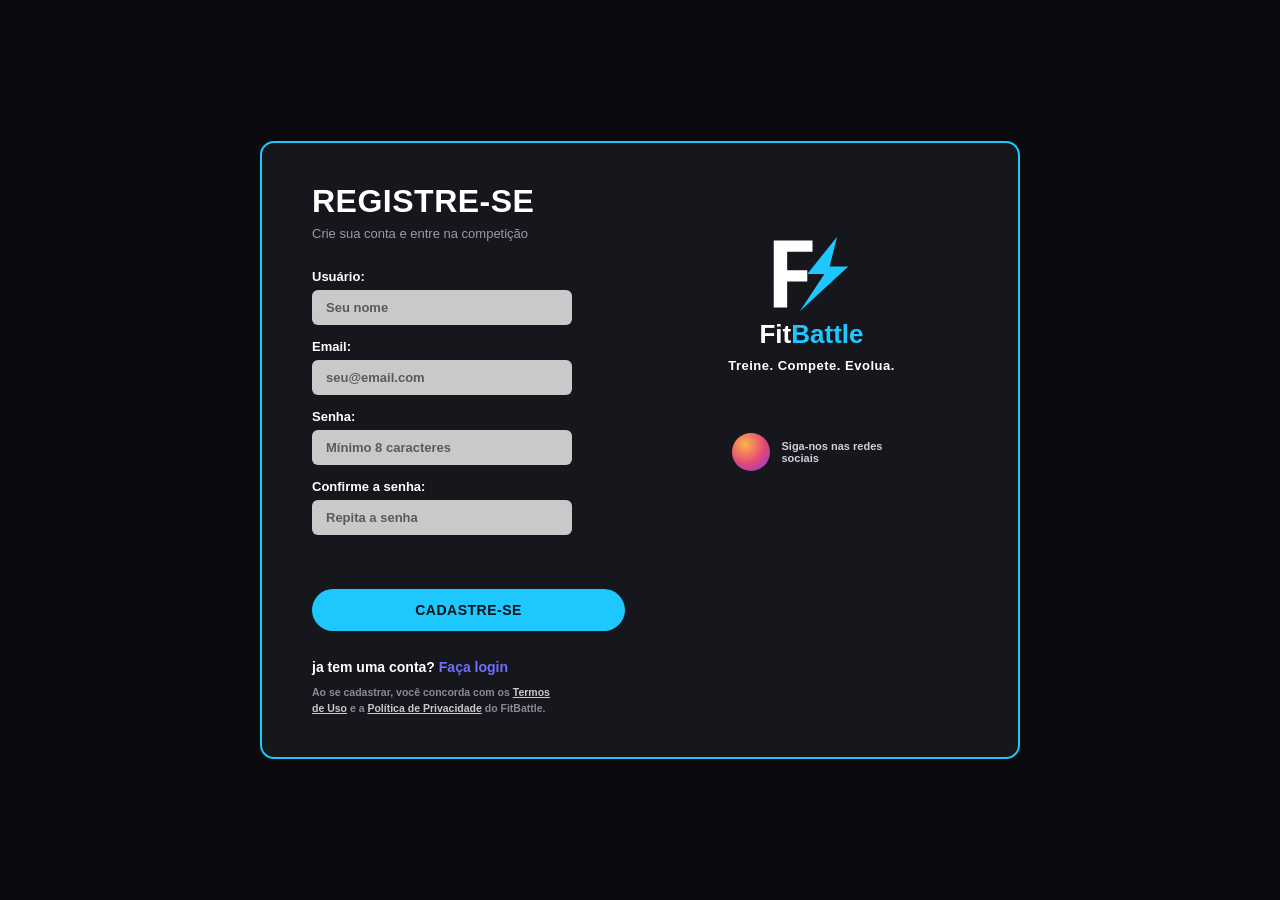
<file: FitBattle/frontend/index.html>
<!DOCTYPE html>
<html lang="pt-BR">
<head>
  <meta charset="UTF-8">
  <meta name="viewport" content="width=device-width, initial-scale=1.0">
  <title>FitBattle - Registre-se</title>
  <link rel="stylesheet" href="style.css">
  <script src="script.js"></script>
</head>
<body>

  <div class="card">

    <div class="left-panel">
      <h1 class="title">REGISTRE-SE</h1>
      <p class="subtitle">Crie sua conta e entre na competição</p>

      <form id="registerForm" class="register-form" novalidate>

        <div class="field">
          <label for="usuario">Usuário:</label>
          <input type="text" id="usuario" name="usuario" placeholder="Seu nome" required>
        </div>

        <div class="field">
          <label for="email">Email:</label>
          <input type="email" id="email" name="email" placeholder="seu@email.com" required>
        </div>

        <div class="field">
          <label for="senha">Senha:</label>
          <input type="password" id="senha" name="senha" placeholder="Mínimo 8 caracteres" minlength="8" required>
        </div>

        <div class="field">
          <label for="confirmaSenha">Confirme a senha:</label>
          <input type="password" id="confirmaSenha" name="confirmaSenha" placeholder="Repita a senha" minlength="8" required>
        </div>

        <span class="error-message" id="errorMessage"></span>

        <button type="submit" class="btn-cadastrar">CADASTRE-SE</button>
      </form>

      <div class="login-section">
        <p class="login-text">ja tem uma conta? <a href="/login" class="login-link">Faça login</a></p>
        <p class="terms-text">
          Ao se cadastrar, você concorda com os
          <a href="#" class="terms-link">Termos de Uso</a> e a
          <a href="#" class="terms-link">Política de Privacidade</a> do FitBattle.
        </p>
      </div>
    </div>

    <div class="right-panel">
      <div class="logo">
        <svg class="logo-icon" viewBox="0 0 120 110" xmlns="http://www.w3.org/2000/svg">
          <!-- Letter F -->
          <path d="M10 10 L10 100 L28 100 L28 65 L55 65 L55 50 L28 50 L28 25 L62 25 L62 10 Z" fill="#ffffff"/>
          <!-- Lightning bolt forming the 3 -->
          <path d="M95 5 L55 55 L78 55 L45 105 L110 45 L85 45 Z" fill="#1ec8ff"/>
        </svg>
        <div class="logo-text">
          <span class="logo-fit">Fit</span><span class="logo-battle">Battle</span>
        </div>
      </div>
      <p class="tagline">Treine. Compete. Evolua.</p>

      <div class="social-section">
        <div class="social-icon"></div>
        <span class="social-text">Siga-nos nas redes sociais</span>
      </div>
    </div>

  </div>

  <script src="script.js"></script>
</body>
</html>
</file>
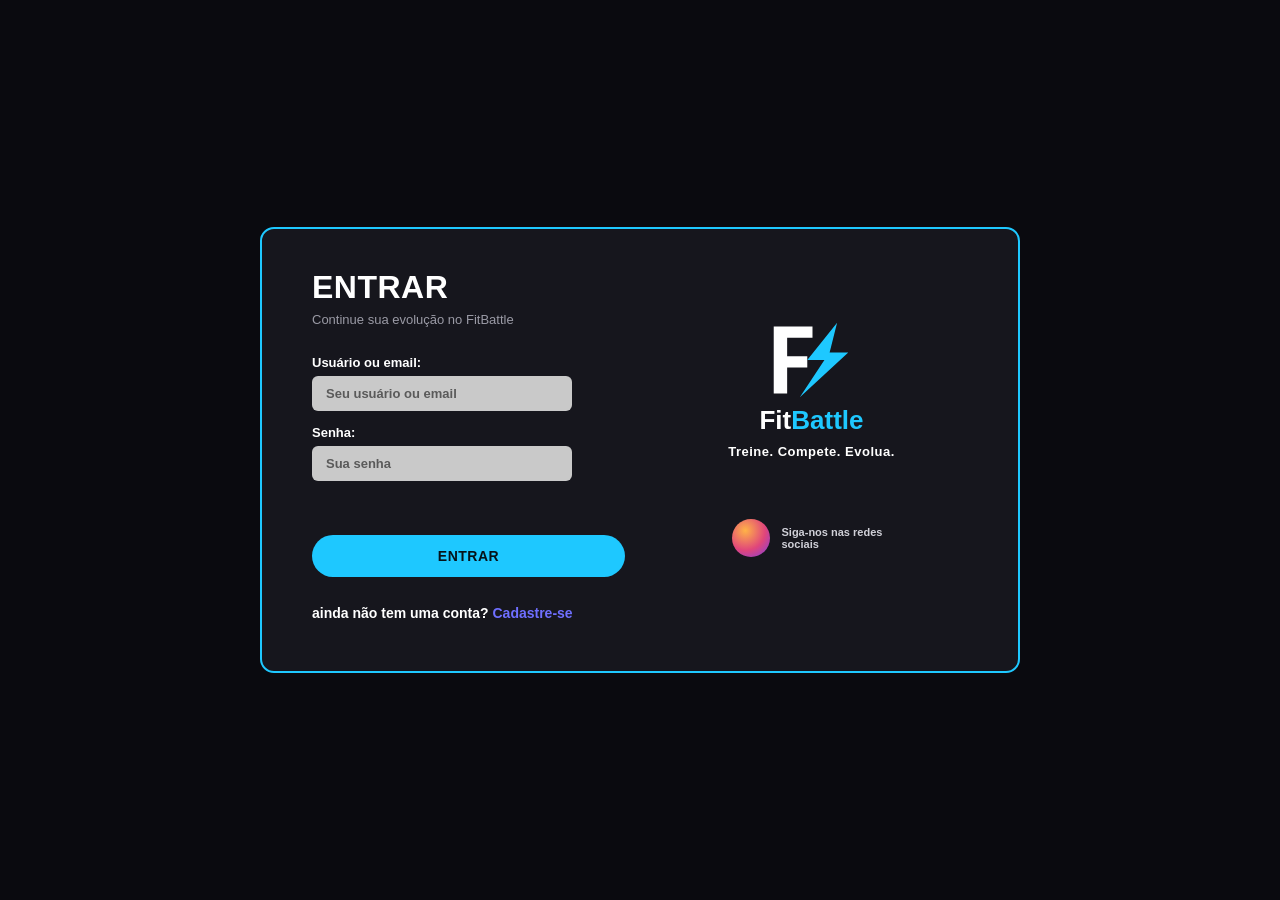
<file: FitBattle/frontend/login.html>
<!DOCTYPE html>
<html lang="pt-BR">
<head>
  <meta charset="UTF-8">
  <meta name="viewport" content="width=device-width, initial-scale=1.0">
  <title>FitBattle - Entrar</title>
  <link rel="stylesheet" href="style.css">
</head>
<body>

  <div class="card">

    <div class="left-panel">
      <h1 class="title">ENTRAR</h1>
      <p class="subtitle">Continue sua evolução no FitBattle</p>

      <form id="loginForm" class="register-form" novalidate>

        <div class="field">
          <label for="identificador">Usuário ou email:</label>
          <input type="text" id="identificador" name="identificador" placeholder="Seu usuário ou email" required>
        </div>

        <div class="field">
          <label for="senha">Senha:</label>
          <input type="password" id="senha" name="senha" placeholder="Sua senha" required>
        </div>

        <span class="error-message" id="errorMessage"></span>

        <button type="submit" class="btn-cadastrar">ENTRAR</button>
      </form>

      <div class="login-section">
        <p class="login-text">ainda não tem uma conta? <a href="/cadastro" class="login-link">Cadastre-se</a></p>
      </div>
    </div>

    <div class="right-panel">
      <div class="logo">
        <svg class="logo-icon" viewBox="0 0 120 110" xmlns="http://www.w3.org/2000/svg">
          <path d="M10 10 L10 100 L28 100 L28 65 L55 65 L55 50 L28 50 L28 25 L62 25 L62 10 Z" fill="#ffffff"/>
          <path d="M95 5 L55 55 L78 55 L45 105 L110 45 L85 45 Z" fill="#1ec8ff"/>
        </svg>
        <div class="logo-text">
          <span class="logo-fit">Fit</span><span class="logo-battle">Battle</span>
        </div>
      </div>
      <p class="tagline">Treine. Compete. Evolua.</p>

      <div class="social-section">
        <div class="social-icon"></div>
        <span class="social-text">Siga-nos nas redes sociais</span>
      </div>
    </div>

  </div>

  <script src="login.js"></script>
</body>
</html>
</file>
<file: FitBattle/frontend/style.css>
* {
  margin: 0;
  padding: 0;
  box-sizing: border-box;
}

body {
  font-family: 'Segoe UI', Arial, sans-serif;
  background-color: #0a0a0f;
  min-height: 100vh;
  display: flex;
  align-items: center;
  justify-content: center;
  padding: 20px;
}

.card {
  width: 100%;
  max-width: 760px;
  background-color: #16161d;
  border: 2px solid #1ec8ff;
  border-radius: 14px;
  padding: 40px 50px;
  display: flex;
  justify-content: space-between;
  align-items: flex-start;
  gap: 30px;
}

/* ---------- Left panel ---------- */

.left-panel {
  flex: 1;
  min-width: 280px;
}

.title {
  color: #ffffff;
  font-size: 32px;
  font-weight: 800;
  letter-spacing: 0.5px;
}

.subtitle {
  color: #9a9aa5;
  font-size: 13px;
  margin-top: 6px;
  margin-bottom: 28px;
}

.register-form {
  display: flex;
  flex-direction: column;
}

.field {
  margin-bottom: 14px;
}

.field label {
  display: block;
  color: #ffffff;
  font-size: 13px;
  font-weight: 600;
  margin-bottom: 6px;
}

.field input {
  width: 100%;
  max-width: 260px;
  padding: 10px 14px;
  border: none;
  border-radius: 6px;
  background-color: #c9c9c9;
  color: #4a4a4a;
  font-size: 13px;
  font-weight: 600;
  outline: none;
}

.field input::placeholder {
  color: #5a5a5a;
  font-weight: 600;
}

.field input:focus {
  outline: 2px solid #1ec8ff;
}

.error-message {
  display: block;
  color: #ff5c5c;
  font-size: 12px;
  min-height: 16px;
  margin-bottom: 8px;
}

.btn-cadastrar {
  max-width: 320px;
  margin-top: 16px;
  padding: 13px 20px;
  border: none;
  border-radius: 30px;
  background-color: #1ec8ff;
  color: #06131a;
  font-size: 14px;
  font-weight: 700;
  letter-spacing: 0.5px;
  cursor: pointer;
  transition: background-color 0.2s ease, transform 0.1s ease;
}

.btn-cadastrar:hover {
  background-color: #4dd4ff;
}

.btn-cadastrar:active {
  transform: scale(0.98);
}

.login-section {
  margin-top: 28px;
}

.login-text {
  color: #ffffff;
  font-size: 14px;
  font-weight: 600;
  margin-bottom: 10px;
}

.login-link {
  color: #6f6fff;
  text-decoration: none;
  font-weight: 700;
}

.login-link:hover {
  text-decoration: underline;
}

.terms-text {
  color: #8a8a95;
  font-size: 10.5px;
  font-weight: 600;
  line-height: 1.5;
  max-width: 240px;
}

.terms-link {
  color: #c9c9c9;
  text-decoration: underline;
}

.terms-link:hover {
  color: #ffffff;
}

/* ---------- Right panel ---------- */

.right-panel {
  flex: 1;
  min-width: 220px;
  display: flex;
  flex-direction: column;
  align-items: center;
  justify-content: flex-start;
  padding-top: 50px;
}

.logo {
  display: flex;
  flex-direction: column;
  align-items: center;
}

.logo-icon {
  width: 90px;
  height: 82px;
}

.logo-text {
  font-size: 26px;
  font-weight: 800;
  margin-top: 4px;
}

.logo-fit {
  color: #ffffff;
}

.logo-battle {
  color: #1ec8ff;
}

.tagline {
  color: #ffffff;
  font-size: 13px;
  font-weight: 700;
  letter-spacing: 0.5px;
  margin-top: 8px;
}

.social-section {
  margin-top: 60px;
  display: flex;
  align-items: center;
  gap: 12px;
}

.social-icon {
  width: 38px;
  height: 38px;
  border-radius: 50%;
  background: radial-gradient(circle at 35% 30%, #ffb347, #e0457b 55%, #7b3fe4 100%);
  flex-shrink: 0;
}

.social-text {
  color: #d0d0d8;
  font-size: 11px;
  font-weight: 600;
  max-width: 110px;
}

/* ---------- Responsive ---------- */

@media (max-width: 640px) {
  .card {
    flex-direction: column;
    align-items: center;
    text-align: center;
    padding: 30px 24px;
  }

  .field input {
    max-width: 100%;
  }

  .btn-cadastrar {
    width: 100%;
    max-width: 100%;
  }

  .right-panel {
    padding-top: 30px;
  }

  .terms-text {
    max-width: 100%;
  }
}
</file>
